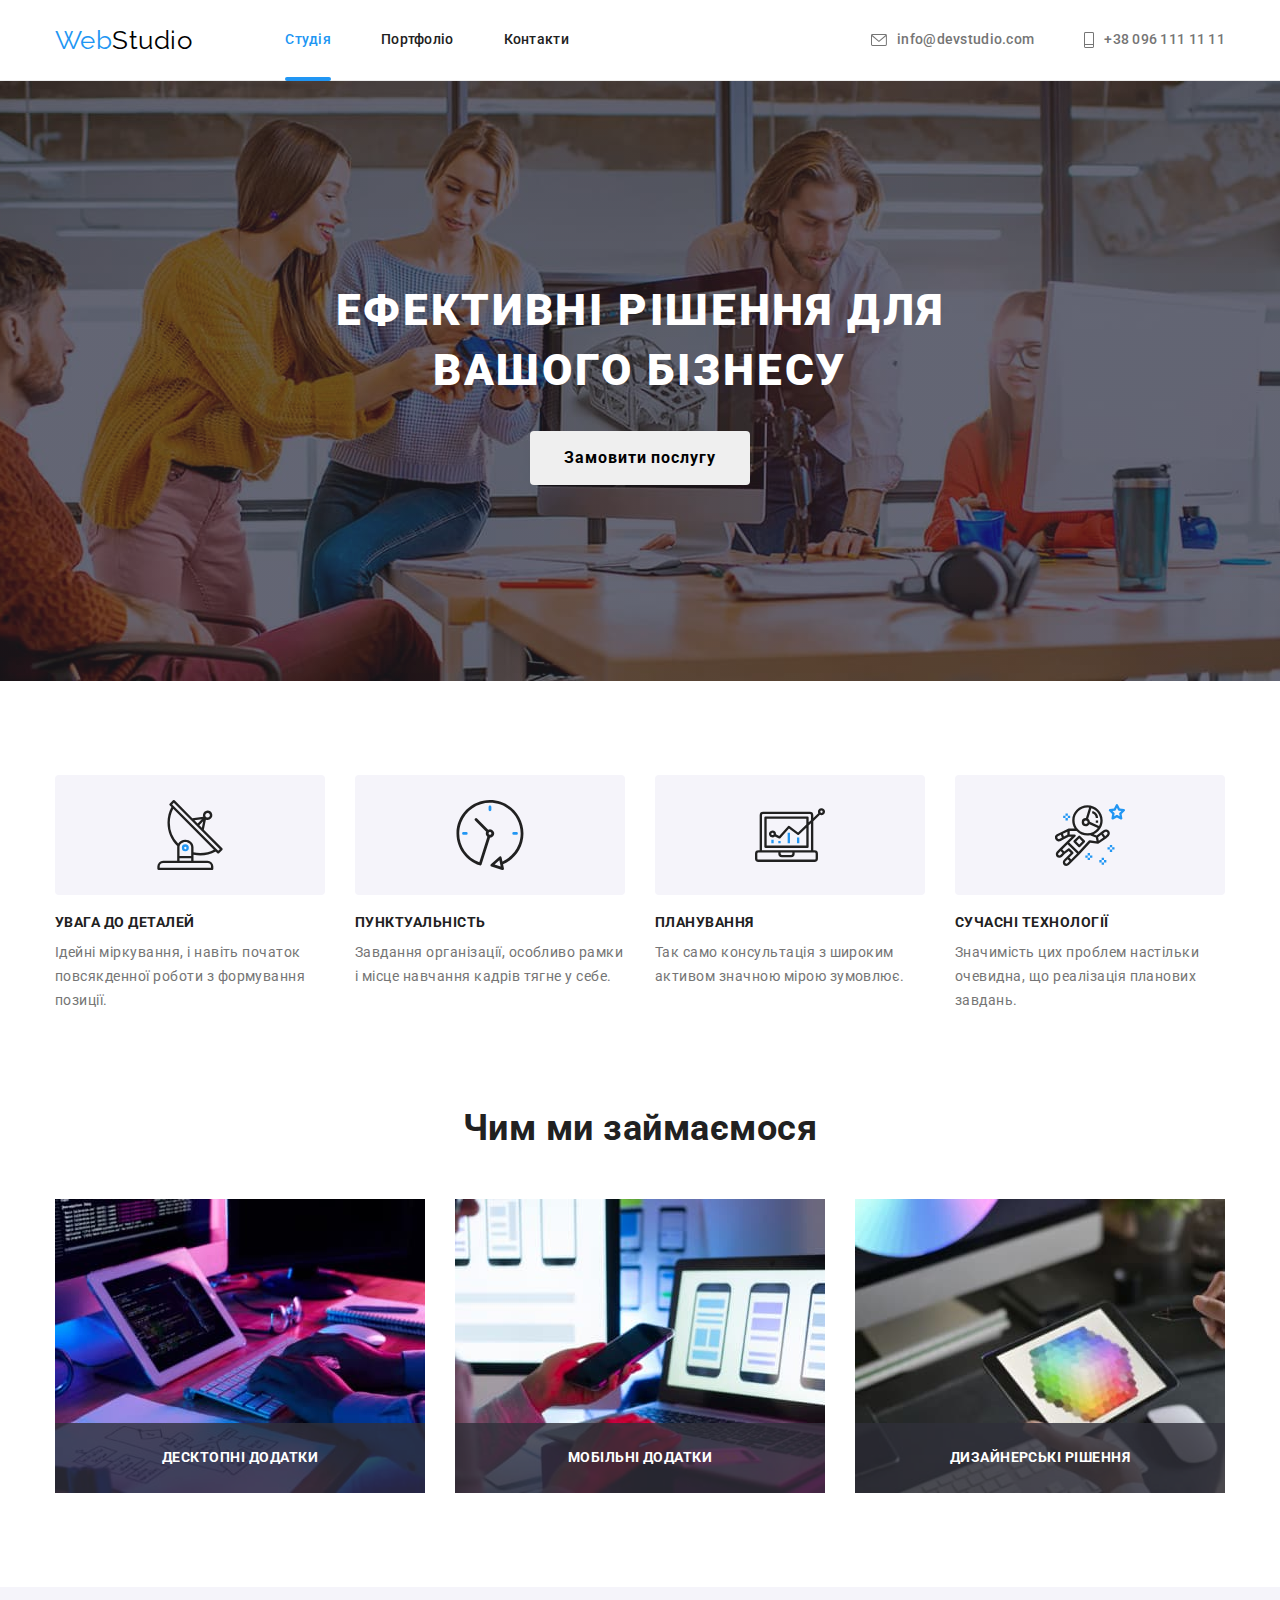
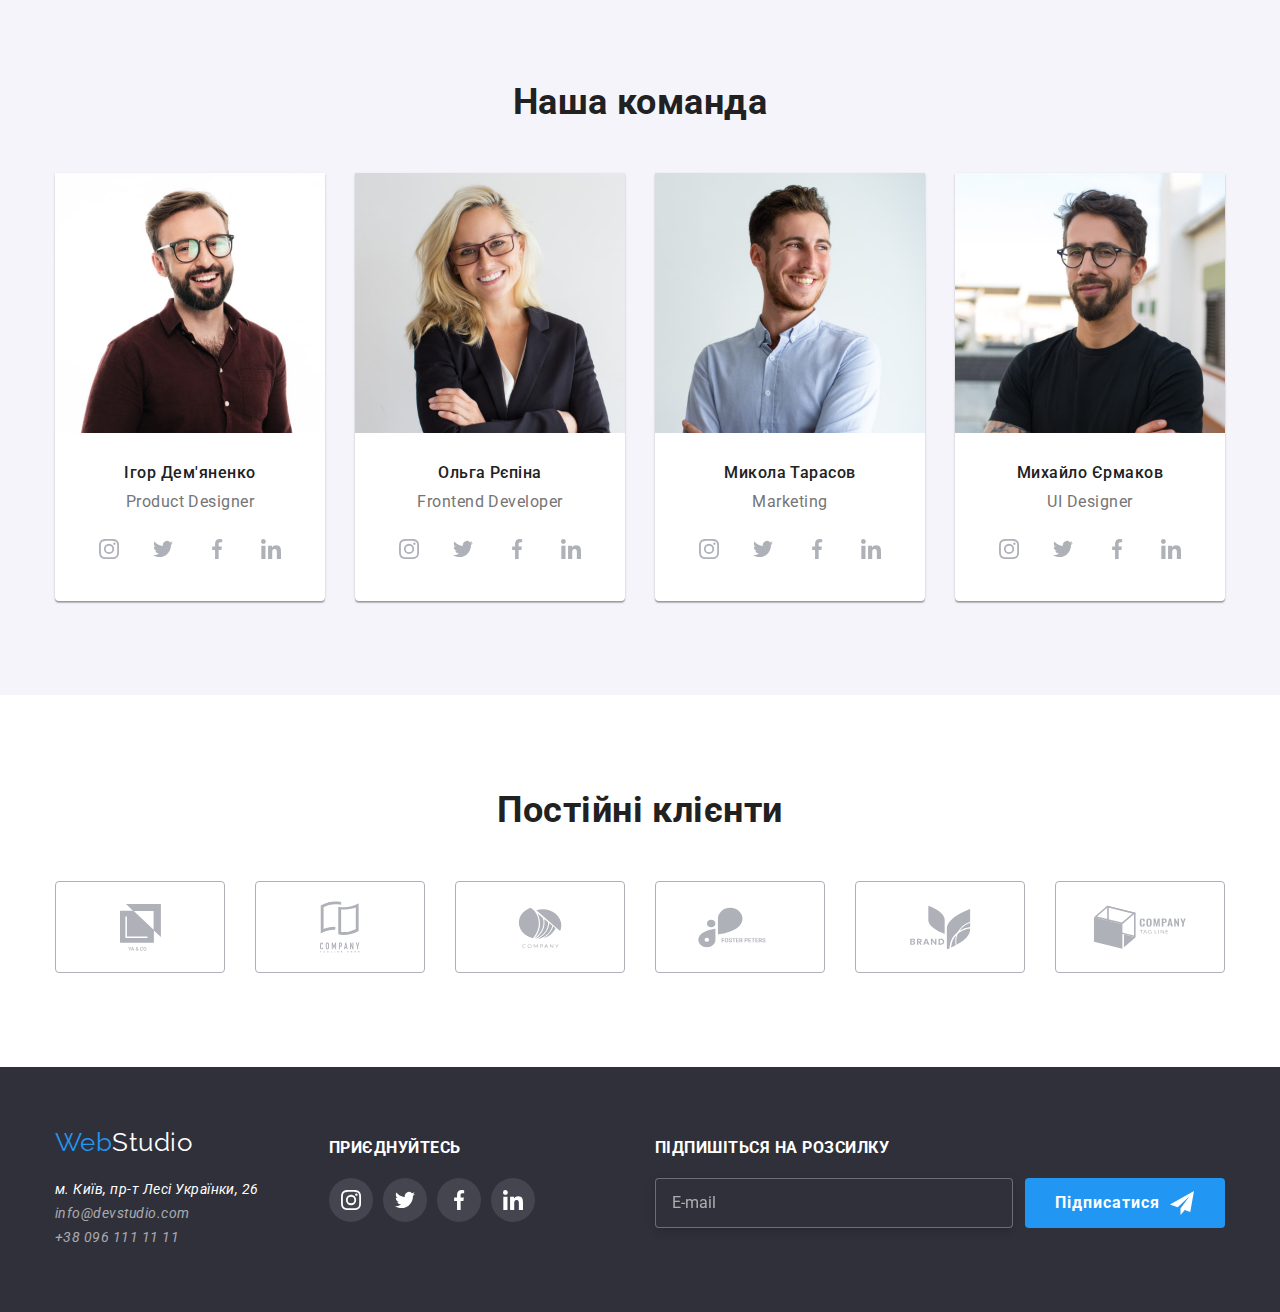
<file: index.html>
<!DOCTYPE html>
<html lang="uk">
  <head>
    <meta charset="UTF-8" />
    <meta http-equiv="X-UA-Compatible" content="IE=edge" />
    <meta name="viewport" content="width=device-width, initial-scale=1.0" />
    <title>Document</title>
    <link
      href="https://fonts.googleapis.com/css2?family=Raleway:wght@700&family=Roboto:wght@400;500;700;900&display=swap"
      rel="stylesheet"
    />
    <link
      rel="stylesheet"
      href="https://cdnjs.cloudflare.com/ajax/libs/modern-normalize/1.1.0/modern-normalize.min.css"
    />
    <link rel="stylesheet" href="./css/styles.css" />
  </head>
  <body>
    <!--Шапка-->
    <header class="page-header">
      <div class="container header">
        <nav class="site-nav">
          <a href="./index.html" class="logo">Web<span class="logo-style">Studio</span></a>
          <ul class="site-nav list">
            <li class="item"><a href="./index.html" class="link current">Студія</a></li>
            <li class="item"><a href="./portfolio.html" class="link">Портфоліо</a></li>
            <li class="item"><a href="" class="link">Контакти</a></li>
          </ul>
        </nav>
        <ul class="site-contact list">
          <li class="item">
            <a href="mailto:info@devstudio.com" class="link">
              <svg class="icon" width="16" height="12">
                <use href="./images/icons.svg#icon-mail"></use>
              </svg>
              info@devstudio.com</a
            >
          </li>
          <li class="item">
            <a href="tel:+380961111111" class="link">
              <svg class="icon" width="10" height="16">
                <use href="./images/icons.svg#icon-tel"></use>
              </svg>
              +38 096 111 11 11</a
            >
          </li>
        </ul>
      </div>
    </header>
    <main>
      <!--Рішення-->
      <section class="decision">
        <div class="decision-text">
          <h1 class="decision-title">Ефективні рішення для вашого бізнесу</h1>
          <button data-modal-open type="button" class="decision-button">Замовити послугу</button>
        </div>
      </section>
      <!--Переваги-->
      <section class="section benefits">
        <div class="container">
          <h2 class="section-title visually-hidden">Переваги</h2>
          <ul class="benefits list">
            <li class="item">
              <div class="thumb">
                <svg class="antenna" width="70" height="70">
                  <use href="./images/icons.svg#icon-antenna"></use>
                </svg>
              </div>
              <h3 class="benefits-title">УВАГА ДО ДЕТАЛЕЙ</h3>
              <p class="benefits-text">
                Ідейні міркування, і навіть початок повсякденної роботи з формування позиції.
              </p>
            </li>
            <li class="item">
              <div class="thumb">
                <svg class="clock" width="70" height="70">
                  <use href="./images/icons.svg#icon-clock"></use>
                </svg>
              </div>
              <h3 class="benefits-title">ПУНКТУАЛЬНІСТЬ</h3>
              <p class="benefits-text">
                Завдання організації, особливо рамки і місце навчання кадрів тягне у себе.
              </p>
            </li>
            <li class="item">
              <div class="thumb">
                <svg class="diagram" width="70" height="70">
                  <use href="./images/icons.svg#icon-diagram"></use>
                </svg>
              </div>
              <h3 class="benefits-title">ПЛАНУВАННЯ</h3>
              <p class="benefits-text">
                Так само консультація з широким активом значною мірою зумовлює.
              </p>
            </li>
            <li class="item">
              <div class="thumb">
                <svg class="astronaut" width="70" height="70">
                  <use href="./images/icons.svg#icon-astronaut"></use>
                </svg>
              </div>
              <h3 class="benefits-title">СУЧАСНІ ТЕХНОЛОГІЇ</h3>
              <p class="benefits-text">
                Значимість цих проблем настільки очевидна, що реалізація планових завдань.
              </p>
            </li>
          </ul>
        </div>
      </section>
      <!--Варіанти послуг-->
      <section class="section services">
        <div class="container">
          <h2 class="section-title">Чим ми займаємося</h2>
          <ul class="services list">
            <li class="item">
              <img src="./images/desktop.jpg" alt="настільний комп'ютер" class="img" width="370" />
              <div class="services-title">
                <p class="services-text">Десктопні додатки</p>
              </div>
            </li>
            <li class="item">
              <img src="./images/mob.jpg" alt="мобільний телефон" class="img" width="370" />
              <div class="services-title">
                <p class="services-text">Мобільні додатки</p>
              </div>
            </li>
            <li class="item">
              <img src="./images/disign.jpg" alt="малюнок на планшеті" class="img" width="370" />
              <div class="services-title">
                <p class="services-text">Дизайнерські рішення</p>
              </div>
            </li>
          </ul>
        </div>
      </section>
      <!--Команда-->
      <section class="section team">
        <div class="container">
          <h2 class="section-title">Наша команда</h2>
          <ul class="team list">
            <li class="item">
              <img src="./images/igor.jpg" alt="фото чоловіка" class="img" width="270" />
              <div class="content">
                <h3 class="team-title">Ігор Дем'яненко</h3>
                <p lang="en" class="team-text">Product Designer</p>
                <ul class="soc list">
                  <li class="soc-item">
                    <a href="" aria-label="Ссылка на Instagram" class="icon-link">
                      <svg class="icon" width="20" height="20">
                        <use href="./images/icons.svg#icon-instagram"></use>
                      </svg>
                    </a>
                  </li>
                  <li class="soc-item">
                    <a href="" aria-label="Ссылка на Twitter" class="icon-link">
                      <svg class="icon" width="20" height="20">
                        <use href="./images/icons.svg#icon-twitter"></use>
                      </svg>
                    </a>
                  </li>
                  <li class="soc-item">
                    <a href="" aria-label="Ссылка на Facebook" class="icon-link">
                      <svg class="icon" width="20" height="20">
                        <use href="./images/icons.svg#icon-facebook"></use>
                      </svg>
                    </a>
                  </li>
                  <li class="soc-item">
                    <a href="" aria-label="Ссылка на LinkedIn" class="icon-link">
                      <svg class="icon" width="20" height="20">
                        <use href="./images/icons.svg#icon-linkedin"></use>
                      </svg>
                    </a>
                  </li>
                </ul>
              </div>
            </li>
            <li class="item">
              <img src="./images/olga.jpg" alt="фото жінки" class="img" width="270" />
              <div class="content">
                <h3 class="team-title">Ольга Рєпіна</h3>
                <p lang="en" class="team-text">Frontend Developer</p>
                <ul class="soc list">
                  <li class="soc-item">
                    <a href="" aria-label="Ссылка на Instagram" class="icon-link">
                      <svg class="icon" width="20" height="20">
                        <use href="./images/icons.svg#icon-instagram"></use>
                      </svg>
                    </a>
                  </li>
                  <li class="soc-item">
                    <a href="" aria-label="Ссылка на Twitter" class="icon-link">
                      <svg class="icon" width="20" height="20">
                        <use href="./images/icons.svg#icon-twitter"></use>
                      </svg>
                    </a>
                  </li>
                  <li class="soc-item">
                    <a href="" aria-label="Ссылка на Facebook" class="icon-link">
                      <svg class="icon" width="20" height="20">
                        <use href="./images/icons.svg#icon-facebook"></use>
                      </svg>
                    </a>
                  </li>
                  <li class="soc-item">
                    <a href="" aria-label="Ссылка на LinkedIn" class="icon-link">
                      <svg class="icon" width="20" height="20">
                        <use href="./images/icons.svg#icon-linkedin"></use>
                      </svg>
                    </a>
                  </li>
                </ul>
              </div>
            </li>
            <li class="item">
              <img src="./images/mikola.jpg" alt="фото чоловіка" class="img" width="270" />
              <div class="content">
                <h3 class="team-title">Микола Тарасов</h3>
                <p lang="en" class="team-text">Marketing</p>
                <ul class="soc list">
                  <li class="soc-item">
                    <a href="" aria-label="Ссылка на Instagram" class="icon-link">
                      <svg class="icon" width="20" height="20">
                        <use href="./images/icons.svg#icon-instagram"></use>
                      </svg>
                    </a>
                  </li>
                  <li class="soc-item">
                    <a href="" aria-label="Ссылка на Twitter" class="icon-link">
                      <svg class="icon" width="20" height="20">
                        <use href="./images/icons.svg#icon-twitter"></use>
                      </svg>
                    </a>
                  </li>
                  <li class="soc-item">
                    <a href="" aria-label="Ссылка на Facebook" class="icon-link">
                      <svg class="icon" width="20" height="20">
                        <use href="./images/icons.svg#icon-facebook"></use>
                      </svg>
                    </a>
                  </li>
                  <li class="soc-item">
                    <a href="" aria-label="Ссылка на LinkedIn" class="icon-link">
                      <svg class="icon" width="20" height="20">
                        <use href="./images/icons.svg#icon-linkedin"></use>
                      </svg>
                    </a>
                  </li>
                </ul>
              </div>
            </li>
            <li class="item">
              <img src="./images/miha.jpg" alt="фото чоловіка" class="img" width="270" />
              <div class="content">
                <h3 class="team-title">Михайло Єрмаков</h3>
                <p lang="en" class="team-text">UI Designer</p>
                <ul class="soc list">
                  <li class="soc-item">
                    <a href="" aria-label="Ссылка на Instagram" class="icon-link">
                      <svg class="icon" width="20" height="20">
                        <use href="./images/icons.svg#icon-instagram"></use>
                      </svg>
                    </a>
                  </li>
                  <li class="soc-item">
                    <a href="" aria-label="Ссылка на Twitter" class="icon-link">
                      <svg class="icon" width="20" height="20">
                        <use href="./images/icons.svg#icon-twitter"></use>
                      </svg>
                    </a>
                  </li>
                  <li class="soc-item">
                    <a href="" aria-label="Ссылка на Facebook" class="icon-link">
                      <svg class="icon" width="20" height="20">
                        <use href="./images/icons.svg#icon-facebook"></use>
                      </svg>
                    </a>
                  </li>
                  <li class="soc-item">
                    <a href="" aria-label="Ссылка на LinkedIn" class="icon-link">
                      <svg class="icon" width="20" height="20">
                        <use href="./images/icons.svg#icon-linkedin"></use>
                      </svg>
                    </a>
                  </li>
                </ul>
              </div>
            </li>
          </ul>
        </div>
      </section>
      <!-- Наші клієнти-->
      <section class="section client">
        <div class="container">
          <h2 class="section-title">Постійні клієнти</h2>
          <ul class="clients list">
            <li class="item">
              <a href="" class="link">
                <svg class="icon" width="41" height="47">
                  <use href="./images/icons.svg#icon-yaco"></use>
                </svg>
              </a>
            </li>
            <li class="item">
              <a href="http://google.com" class="link">
                <svg class="icon" width="40" height="52">
                  <use href="./images/icons.svg#icon-companyth"></use>
                </svg>
              </a>
            </li>
            <li class="item">
              <a href="" class="link">
                <svg class="icon" width="44" height="41">
                  <use href="./images/icons.svg#icon-company"></use>
                </svg>
              </a>
            </li>
            <li class="item">
              <a href="" class="link">
                <svg class="icon" width="84" height="41">
                  <use href="./images/icons.svg#icon-fosterpeters"></use>
                </svg>
              </a>
            </li>
            <li class="item">
              <a href="" class="link">
                <svg class="icon" width="63" height="45">
                  <use href="./images/icons.svg#icon-brend"></use>
                </svg>
              </a>
            </li>
            <li class="item">
              <a href="" class="link">
                <svg class="icon" width="94" height="44">
                  <use href="./images/icons.svg#icon-companytegline"></use>
                </svg>
              </a>
            </li>
          </ul>
        </div>
      </section>
    </main>
    <!--Футер-->
    <footer class="page-footer">
      <div class="container footer">
        <div>
          <a href="./index.html" class="logo footer">Web<span class="logo-style">Studio</span></a>
          <address class="footer-adress">
            <ul class="list">
              <li>
                <a
                  href="https://www.google.com.ua/maps/place/%D0%B1%D1%83%D0%BB.+%D0%9B%D0%B5%D1%81%D0%B8+%D0%A3%D0%BA%D1%80%D0%B0%D0%B8%D0%BD%D0%BA%D0%B8,+26,+%D0%9A%D0%B8%D0%B5%D0%B2,+02000/@50.4261244,30.5376992,18z/data=!4m5!3m4!1s0x40d4cf0e033ecbe9:0x57a4dffefec77da0!8m2!3d50.4265807!4d30.5383858?hl=ru"
                  class="link"
                  target="_blank"
                  rel="noopener noreferrer"
                  >м. Київ, пр-т Лесі Українки, 26</a
                >
              </li>
              <li>
                <a href="mailto:info@devstudio.com" class="contact link">info@devstudio.com</a>
              </li>
              <li>
                <a href="tel:+380961111111" class="contact link">+38 096 111 11 11</a>
              </li>
            </ul>
          </address>
        </div>
        <div class="socnetwork">
          <h3>приєднуйтесь</h3>
          <ul class="list">
            <li class="item">
              <a href="" aria-label="Ссылка на Instagram" class="link">
                <svg class="icon insta" width="20" height="20">
                  <use href="./images/icons.svg#icon-instagram-2"></use>
                </svg>
              </a>
            </li>
            <li class="item">
              <a href="" aria-label="Ссылка на Twitter" class="link">
                <svg class="icon twit" width="20" height="20">
                  <use href="./images/icons.svg#icon-twitter-2"></use>
                </svg>
              </a>
            </li>
            <li class="item">
              <a href="" aria-label="Ссылка на Facebook" class="link">
                <svg class="icon face" width="20" height="20">
                  <use href="./images/icons.svg#icon-facebook-2"></use>
                </svg>
              </a>
            </li>
            <li class="item">
              <a href="" aria-label="Ссылка на LinkedIn" class="link">
                <svg class="icon linIn" width="20" height="20">
                  <use href="./images/icons.svg#icon-linkedin-2"></use>
                </svg>
              </a>
            </li>
          </ul>
        </div>
        <div class="subscription">
          <h3>Підпишіться на розсилку</h3>
          <form class="form-subscription js-speaker-form">
            <label for="mail">
              <input type="email" name="mail" placeholder="E-mail" />
            </label>
            <button type="submit" class="btn-subscription">
              Підписатися
              <svg class="icon" width="24" height="24">
                <use href="./images/icons.svg#icon-arrow"></use>
              </svg>
            </button>
          </form>
        </div>
      </div>
    </footer>
    <div class="backdrop is-hidden" data-modal>
      <div class="modal">
        <form class="form-modal js-speaker-form">
          <h2>Залиште свої дані, ми вам передзвонимо</h2>
          <div class="form-field">
            <label for="name" class="form-label">Ім'я</label>
            <input type="name" name="name" class="form-input" id="name" />
            <svg class="icon" width="12" height="12">
              <use href="./images/icons.svg#icon-person"></use>
            </svg>
          </div>
          <div class="form-field">
            <label for="tel" class="form-label">Телефон </label>
            <input type="tel" name="tel" class="form-input" id="tel" />
            <svg class="icon" width="13" height="13">
              <use href="./images/icons.svg#icon-handset"></use>
            </svg>
          </div>
          <div class="form-field">
            <label for="mail" class="form-label">Пошта</label>
            <input type="email" name="mail" class="form-input" id="mail" />
            <svg class="icon" width="15" height="12">
              <use href="./images/icons.svg#icon-cover"></use>
            </svg>
          </div>
          <div class="form-field">
            <label for="comment" class="form-label">Коментар</label>
            <textarea
              name="comment"
              id="comment"
              class="area-imput"
              rows="7"
              placeholder="Введіть текст"
            ></textarea>
          </div>

          <label for="newsletter" class="newsletter" class="label-check">
            <input
              class="checkbox"
              type="checkbox"
              name="topic"
              value="newsletter"
              id="newsletter"
            />
            <div class="newsletter-icon">
              <svg class="icon-square" width="16" height="15">
                <use href="./images/icons.svg#icon-square"></use>
              </svg>
              <svg class="icon-blu" width="16" height="15">
                <use href="./images/icons.svg#icon-square-blu"></use>
              </svg>
            </div>
            Погоджуюся з розсилкою та приймаю
            <a class="terms" href="">Умови договору</a>
          </label>

          <button type="submit" class="bt-send">Відправити</button>
        </form>
        <button data-modal-close type="button" class="btn-close" aria-label="Close">
          <svg class="icon" width="11" height="11">
            <use href="./images/icons.svg#icon-X"></use>
          </svg>
        </button>
      </div>
    </div>
    <!-- <script>
      (() => {
        document.querySelector('.js-speaker-form').addEventListener('submit', e => {
          e.preventDefault();

          new FormData(e.currentTarget).forEach((value, name) => console.log(`${name}: ${value}`));

          e.currentTarget.reset();
        });
      })();
    </script> -->
    <script src="./js/modal.js"></script>
  </body>
</html>
</file>
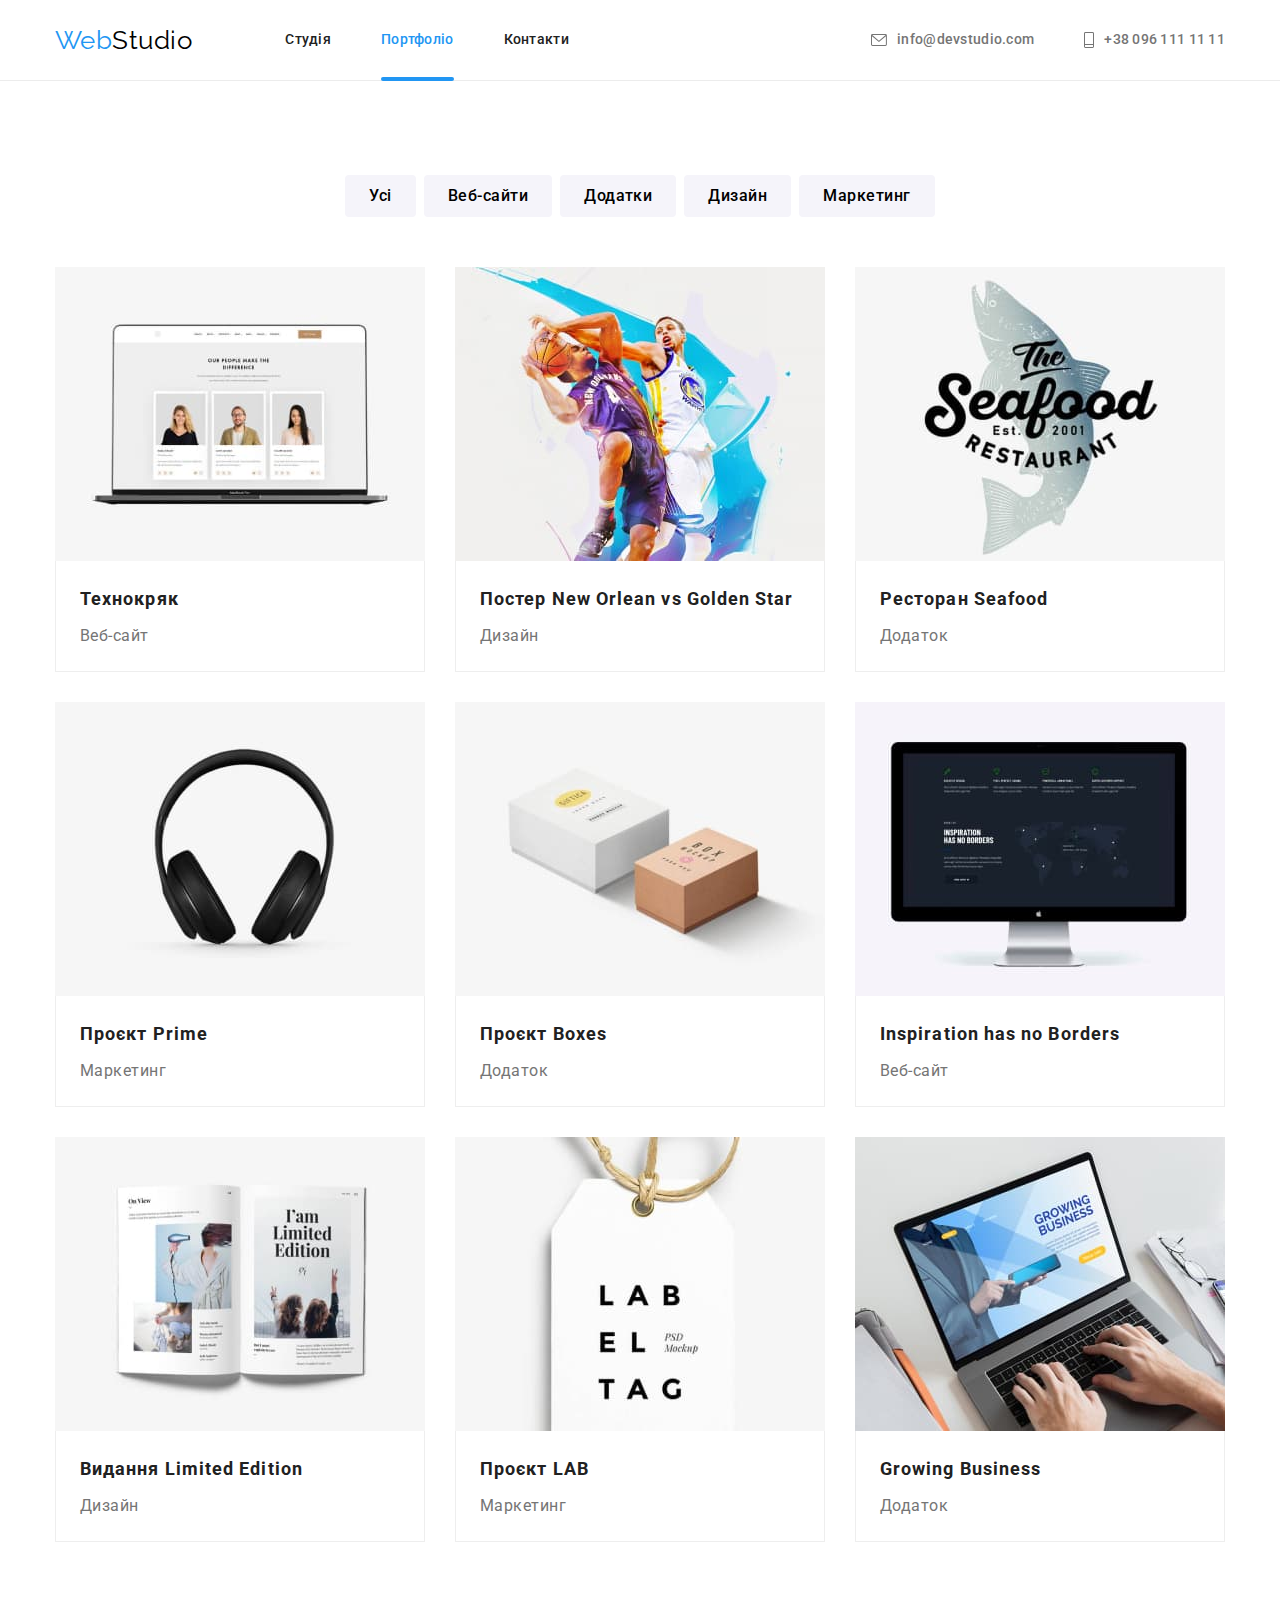
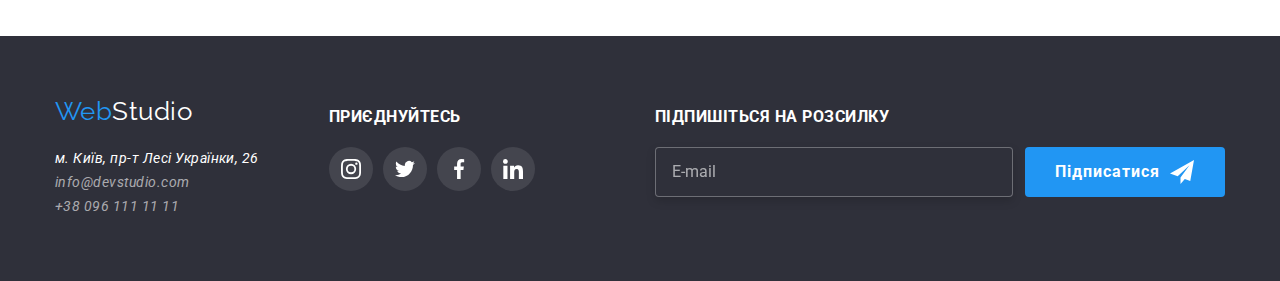
<file: portfolio.html>
<!DOCTYPE html>
<html lang="uk">
  <head>
    <meta charset="UTF-8" />
    <meta http-equiv="X-UA-Compatible" content="IE=edge" />
    <meta name="viewport" content="width=device-width, initial-scale=1.0" />
    <title>Document</title>
    <link
      href="https://fonts.googleapis.com/css2?family=Raleway:wght@700&family=Roboto:wght@400;500;700;900&display=swap"
      rel="stylesheet"
    />
    <link
      rel="stylesheet"
      href="https://cdnjs.cloudflare.com/ajax/libs/modern-normalize/1.1.0/modern-normalize.min.css"
    />
    <link rel="stylesheet" href="./css/styles.css" />
  </head>
  <body>
    <header class="page-header">
      <div class="container header">
        <nav class="site-nav">
          <a href="./index.html" class="logo">Web<span class="logo-style">Studio</span></a>
          <ul class="site-nav list">
            <li class="item"><a href="./index.html" class="link">Студія</a></li>
            <li class="item"><a href="./portfolio.html" class="link current">Портфоліо</a></li>
            <li class="item"><a href="" class="link">Контакти</a></li>
          </ul>
        </nav>
        <ul class="site-contact list">
          <li class="item">
            <a href="mailto:info@devstudio.com" class="link">
              <svg class="icon" width="16" height="12">
                <use href="./images/icons.svg#icon-mail"></use>
              </svg>
              info@devstudio.com</a
            >
          </li>
          <li class="item">
            <a href="tel:+380961111111" class="link">
              <svg class="icon" width="10" height="16">
                <use href="./images/icons.svg#icon-tel"></use>
              </svg>
              +38 096 111 11 11</a
            >
          </li>
        </ul>
      </div>
    </header>
    <main class="page-portfolio">
      <div class="container porfolio">
        <h1 class="visually-hidden">Наші роботи</h1>
        <ul class="button list">
          <li class="item"><button type="button" class="page-button">Усі</button></li>
          <li class="item"><button type="button" class="page-button">Веб-сайти</button></li>
          <li class="item"><button type="button" class="page-button">Додатки</button></li>
          <li class="item"><button type="button" class="page-button">Дизайн</button></li>
          <li class="item"><button type="button" class="page-button">Маркетинг</button></li>
        </ul>
        <ul class="example list">
          <li class="example item">
            <a href="" class="link">
              <div class="thumb-portf">
                <img src="./images/tehno.jpg" class="img" alt="ноутбук з людьми" width="370" />
                <div class="portf-overlay">
                  <p class="overlay-text">
                    Ресурс пропонує комплексні пропозиції з різним рівнем функціоналу та сервісів.
                    Все це дозволить відвідувачу отримати вичерпні відомості про компанію чи
                    приватну особу.
                  </p>
                </div>
              </div>
              <div class="border">
                <h2 class="example-title">Технокряк</h2>
                <p class="example-text">Веб-сайт</p>
              </div>
            </a>
          </li>
          <li class="example item">
            <a href="" class="link">
              <div class="thumb-portf">
                <img src="./images/poster.jpg" class="img" alt="два баскетболіста" width="370" />
                <div class="portf-overlay">
                  <p class="overlay-text">
                    Ресурс пропонує комплексні пропозиції з різним рівнем функціоналу та сервісів.
                    Все це дозволить відвідувачу отримати вичерпні відомості про компанію чи
                    приватну особу.
                  </p>
                </div>
              </div>
              <div class="border">
                <h2 class="example-title">Постер New Orlean vs Golden Star</h2>
                <p class="example-text">Дизайн</p>
              </div>
            </a>
          </li>
          <li class="example item">
            <a href="" class="link">
              <div class="thumb-portf">
                <img src="./images/restoran.jpg" class="img" alt="риба" width="370" />
                <div class="portf-overlay">
                  <p class="overlay-text">
                    Ресурс пропонує комплексні пропозиції з різним рівнем функціоналу та сервісів.
                    Все це дозволить відвідувачу отримати вичерпні відомості про компанію чи
                    приватну особу.
                  </p>
                </div>
              </div>
              <div class="border">
                <h2 class="example-title">Ресторан Seafood</h2>
                <p class="example-text">Додаток</p>
              </div>
            </a>
          </li>
          <li class="example item">
            <a href="" class="link">
              <div class="thumb-portf">
                <img src="./images/prime.jpg" class="img" alt="навушники" width="370" />
                <div class="portf-overlay">
                  <p class="overlay-text">
                    Ресурс пропонує комплексні пропозиції з різним рівнем функціоналу та сервісів.
                    Все це дозволить відвідувачу отримати вичерпні відомості про компанію чи
                    приватну особу.
                  </p>
                </div>
              </div>
              <div class="border">
                <h2 class="example-title">Проєкт Prime</h2>
                <p class="example-text">Маркетинг</p>
              </div>
            </a>
          </li>
          <li class="example item">
            <a href="" class="link">
              <div class="thumb-portf">
                <img src="./images/boxes.jpg" class="img" alt="коробки" width="370" />
                <div class="portf-overlay">
                  <p class="overlay-text">
                    Ресурс пропонує комплексні пропозиції з різним рівнем функціоналу та сервісів.
                    Все це дозволить відвідувачу отримати вичерпні відомості про компанію чи
                    приватну особу.
                  </p>
                </div>
              </div>
              <div class="border">
                <h2 class="example-title">Проєкт Boxes</h2>
                <p class="example-text">Додаток</p>
              </div>
            </a>
          </li>
          <li class="example item">
            <a href="" class="link">
              <div class="thumb-portf">
                <img src="./images/incpiration.jpg" class="img" alt="монітор" width="370" />
                <div class="portf-overlay">
                  <p class="overlay-text">
                    Ресурс пропонує комплексні пропозиції з різним рівнем функціоналу та сервісів.
                    Все це дозволить відвідувачу отримати вичерпні відомості про компанію чи
                    приватну особу.
                  </p>
                </div>
              </div>
              <div class="border">
                <h2 class="example-title">Inspiration has no Borders</h2>
                <p class="example-text">Веб-сайт</p>
              </div>
            </a>
          </li>
          <li class="example item">
            <a href="" class="link">
              <div class="thumb-portf">
                <img src="./images/limited.jpg" class="img" alt="журнал" width="370" />
                <div class="portf-overlay">
                  <p class="overlay-text">
                    Ресурс пропонує комплексні пропозиції з різним рівнем функціоналу та сервісів.
                    Все це дозволить відвідувачу отримати вичерпні відомості про компанію чи
                    приватну особу.
                  </p>
                </div>
              </div>
              <div class="border">
                <h2 class="example-title">Видання Limited Edition</h2>
                <p class="example-text">Дизайн</p>
              </div>
            </a>
          </li>
          <li class="example item">
            <a href="" class="link">
              <div class="thumb-portf">
                <img src="./images/LAB.jpg" class="img" alt="лейба" width="370" />
                <div class="portf-overlay">
                  <p class="overlay-text">
                    Ресурс пропонує комплексні пропозиції з різним рівнем функціоналу та сервісів.
                    Все це дозволить відвідувачу отримати вичерпні відомості про компанію чи
                    приватну особу.
                  </p>
                </div>
              </div>
              <div class="border">
                <h2 class="example-title">Проєкт LAB</h2>
                <p class="example-text">Маркетинг</p>
              </div>
            </a>
          </li>
          <li class="example item">
            <a href="" class="link">
              <div class="thumb-portf">
                <img src="./images/growing.jpg" class="img" alt="людина друркує на ноутбуці" />
                <div class="portf-overlay">
                  <p class="overlay-text">
                    Ресурс пропонує комплексні пропозиції з різним рівнем функціоналу та сервісів.
                    Все це дозволить відвідувачу отримати вичерпні відомості про компанію чи
                    приватну особу.
                  </p>
                </div>
              </div>
              <div class="border">
                <h2 class="example-title">Growing Business</h2>
                <p class="example-text">Додаток</p>
              </div>
            </a>
          </li>
        </ul>
      </div>
    </main>
<footer class="page-footer">
      <div class="container footer">
        <div>
          <a href="./index.html" class="logo footer">Web<span class="logo-style">Studio</span></a>
          <address class="footer-adress">
            <ul class="list">
              <li>
                <a
                  href="https://www.google.com.ua/maps/place/%D0%B1%D1%83%D0%BB.+%D0%9B%D0%B5%D1%81%D0%B8+%D0%A3%D0%BA%D1%80%D0%B0%D0%B8%D0%BD%D0%BA%D0%B8,+26,+%D0%9A%D0%B8%D0%B5%D0%B2,+02000/@50.4261244,30.5376992,18z/data=!4m5!3m4!1s0x40d4cf0e033ecbe9:0x57a4dffefec77da0!8m2!3d50.4265807!4d30.5383858?hl=ru"
                  class="link"
                  target="_blank"
                  rel="noopener noreferrer"
                  >м. Київ, пр-т Лесі Українки, 26</a
                >
              </li>
              <li>
                <a href="mailto:info@devstudio.com" class="contact link">info@devstudio.com</a>
              </li>
              <li>
                <a href="tel:+380961111111" class="contact link">+38 096 111 11 11</a>
              </li>
            </ul>
          </address>
        </div>
        <div class="socnetwork">
          <h3>приєднуйтесь</h3>
          <ul class="list">
            <li class="item">
              <a href="" aria-label="Ссылка на Instagram" class="link">
                <svg class="icon insta" width="20" height="20">
                  <use href="./images/icons.svg#icon-instagram-2"></use>
                </svg>
              </a>
            </li>
            <li class="item">
              <a href="" aria-label="Ссылка на Twitter" class="link">
                <svg class="icon twit" width="20" height="20">
                  <use href="./images/icons.svg#icon-twitter-2"></use>
                </svg>
              </a>
            </li>
            <li class="item">
              <a href="" aria-label="Ссылка на Facebook" class="link">
                <svg class="icon face" width="20" height="20">
                  <use href="./images/icons.svg#icon-facebook-2"></use>
                </svg>
              </a>
            </li>
            <li class="item">
              <a href="" aria-label="Ссылка на LinkedIn" class="link">
                <svg class="icon linIn" width="20" height="20">
                  <use href="./images/icons.svg#icon-linkedin-2"></use>
                </svg>
              </a>
            </li>
          </ul>
        </div>
        <div class="subscription">
          <h3>Підпишіться на розсилку</h3>
          <form class="form-subscription js-speaker-form">
            <label for="mail">
              <input type="email" name="mail" placeholder="E-mail" />
            </label>
            <button type="submit" class="btn-subscription">
              Підписатися
              <svg class="icon" width="24" height="24">
                <use href="./images/icons.svg#icon-arrow"></use>
              </svg>
            </button>
          </form>
        </div>
      </div>
    </footer>
    <script src="./js/modal.js"></script>
  </body>
</html>
</file>
<file: css/styles.css>
:root {
  --primary-text-color: #757575;
  --title-text-color: #212121;
  --accent-color: #2196f3;
  --primary-white-color: #ffffff;
  --logo-color: #000000;
  --accent-second-color: rgba(255, 255, 255, 0.6);
  --primary-bg-color: #2f303a;
  --accent-bg-color: #f5f4fa;
  --border-color-portf: #eeeeee;
  --decision-bg-color: #c4c4c4;
  --border-color-header: #ececec;
  --icon-link-color: #afb1b8;
  --cubic-bezier: cubic-bezier(0.4, 0, 0.2, 1);
}

body {
  background-color: var(--primary-white-color);
  color: var(--primary-text-color);
  font-family: 'Roboto', sans-serif;
  letter-spacing: 0.03em;
}
.container {
  margin-left: auto;
  margin-right: auto;
  width: 1200px;
  padding-left: 15px;
  padding-right: 15px;
}
.logo {
  color: var(--accent-color);
  font-family: 'Raleway', sans-serif;
  font-size: 26px;
  line-height: 1.19;
  text-decoration: none;
}
.link {
  text-decoration: none;
}
.list {
  list-style: none;
  margin: 0;
  padding: 0;
}
.visually-hidden {
  position: absolute;
  width: 1px;
  height: 1px;
  margin: -1px;
  border: 0;
  padding: 0;

  white-space: nowrap;
  clip-path: inset(100%);
  clip: rect(0 0 0 0);
  overflow: hidden;
}
/* Шапка */

.page-header {
  border-bottom: 1px solid var(--border-color-header);
}
.page-header .logo-style {
  color: var(--logo-color);
}
.header {
  display: flex;
  align-items: center;
}
.site-nav {
  display: flex;
  align-items: center;
}
.site-nav .item:not(:last-child) {
  margin-right: 50px;
}
.site-nav .link {
  display: block;
  padding-top: 32px;
  padding-bottom: 32px;
  font-weight: 500;
  font-size: 14px;
  line-height: 1.14;
  letter-spacing: 0.02em;
  color: var(--title-text-color);

  transition: color 250ms var(--cubic-bezier);
}
.site-nav.list {
  margin-left: 93px;
}
.site-nav .link:hover,
.site-nav .link:focus {
  color: var(--accent-color);
}
.site-nav .link.current {
  color: var(--accent-color);
}
.site-nav .item {
  position: relative;
}
.current::after {
  position: absolute;
  bottom: -1px;
  left: 0;
  content: '';
  display: block;
  width: 100%;
  height: 4px;
  background-color: var(--accent-color);
  border-radius: 2px;
}
.site-contact {
  display: flex;
  margin-left: auto;
}
.site-contact .link {
  display: flex;
  padding-top: 32px;
  padding-bottom: 32px;
  font-weight: 500;
  font-size: 14px;
  line-height: 1.14;
  letter-spacing: 0.02em;
  color: var(--primary-text-color);
  align-items: center;
  justify-content: center;

  transition: color 250ms var(--cubic-bezier);
}
.site-contact .icon {
  margin-right: 10px;
  fill: currentColor;
}
.site-contact .item:not(:last-child) {
  margin-right: 50px;
}
.site-contact .link:hover,
.site-contact .link:focus {
  color: var(--accent-color);
}

/* Рішення */
.decision {
  max-width: 1600px;
  height: 600px;
  margin-left: auto;
  margin-right: auto;
  padding-top: 200px;
  padding-bottom: 200px;
  background-image: linear-gradient(to right, rgba(47, 48, 58, 0.4), rgba(47, 48, 58, 0.4)),
    url(../images/hero.jpg);
  background-size: cover;
  background-repeat: no-repeat;
  background-position: center;
  background-color: var(--decision-bg-color);
  text-align: center;
}
.decision-text {
  max-width: 700px;
  margin-left: auto;
  margin-right: auto;
}
.decision-title {
  margin-top: 0;
  margin-bottom: 30px;
  color: var(--primary-white-color);
  font-weight: 900;
  font-size: 44px;
  line-height: 1.36;
  letter-spacing: 0.06em;
  text-transform: uppercase;
}
.decision-button {
  font-weight: 700;
  font-size: 16px;
  line-height: 1.88;
  letter-spacing: 0.06em;
  border-color: transparent;
  cursor: pointer;
  /* box-shadow: 0px 4px 4px rgba(0, 0, 0, 0.15); */
  border-radius: 4px;
  padding: 10px 32px;
  min-height: 50px;

  transition: background-color 250ms var(--cubic-bezier), color 250ms var(--cubic-bezier),
    box-shadow 250ms var(--cubic-bezier);
}
.decision-button:hover,
.decision-button:focus {
  color: var(--primary-white-color);
  background-color: var(--accent-color);
  box-shadow: 0px 4px 4px rgba(0, 0, 0, 0.15);
}
/* Секциії */
.section {
  padding-top: 94px;
  padding-bottom: 94px;
}
.section-title {
  margin-top: 0;
  margin-bottom: 50px;
  color: var(--title-text-color);
  font-size: 36px;
  line-height: 1.17;
  text-align: center;
}

/* Перваги */
.benefits.list {
  display: flex;
  flex-wrap: wrap;
  gap: 30px;
}
.benefits.list .item {
  flex-basis: calc((100% - 90px) / 4);
}
.section.benefits {
  padding-bottom: 47px;
}
.thumb {
  display: flex;
  height: 120px;
  align-items: center;
  justify-content: center;
  border-radius: 4px;
  background-color: var(--accent-bg-color);
}
/* .benefits .item::before {
  display: block;
  content: '';
  height: 120px;
  background-color: var(--accent-bg-color);
  background-size: 70px;
  background-repeat: no-repeat;
  background-position: center;
}
.icon-antenna::before {
  background-image: url(../images/symbol-defs.svg#icon-antenna-1);
}
.icon-clock::before {
  background-image: url(../images/clock\ 1.svg);
}
.icon-diagram::before {
  background-image: url(../images/diagram\ 1.svg);
}
.icon-astronaut::before {
  background-image: url(../images/astronaut\ 1.svg);
} */
.benefits-title {
  margin-top: 0;
  margin-bottom: 10px;
  padding-top: 20px;
  color: var(--title-text-color);
  font-size: 14px;
  line-height: 1.14;
  text-transform: uppercase;
}
.benefits-text {
  margin-top: 0;
  margin-bottom: 0;
  font-size: 14px;
  line-height: 1.71;
}

/* Варіанти послуг */
.section.services {
  padding-top: 47px;
}
.services.list {
  display: flex;
  flex-wrap: wrap;
  gap: 30px;
}
.services.list .item {
  flex-basis: calc((100% - 60px) / 3);
  position: relative;
}
.services.list .img {
  display: block;
  width: 100%;
}
.services-text {
  position: absolute;
  margin-top: 0;
  margin-bottom: 0;
  top: 50%;
  left: 50%;
  transform: translate(-50%, -50%);

  font-weight: 700;
  font-size: 14px;
  line-height: 1.14;
  text-transform: uppercase;
  color: var(--primary-white-color);
}
.services-title {
  position: absolute;
  bottom: 0;
  left: 0;
  min-width: 100%;
  min-height: 70px;
  background-color: rgba(47, 48, 58, 0.8);
}
/* Команда */
.section.team {
  background-color: var(--accent-bg-color);
}
.team-title {
  margin-top: 0;
  margin-bottom: 10px;
  color: var(--title-text-color);
  font-weight: 500;
  font-size: 16px;
  line-height: 1.19;
}
.team-text {
  margin-top: 0;
  margin-bottom: 16px;
  font-size: 16px;
  line-height: 1.19;
}
.team.list {
  display: flex;
  flex-wrap: wrap;
  gap: 30px;
  text-align: center;
}
.team.list .item {
  flex-basis: calc((100% - 90px) / 4);
  max-height: 428px;
  background-color: var(--primary-white-color);
  box-shadow: 0px 1px 3px rgba(0, 0, 0, 0.12), 0px 1px 1px rgba(0, 0, 0, 0.14),
    0px 2px 1px rgba(0, 0, 0, 0.2);
  border-radius: 0px 0px 4px 4px;
}
.team.list .img {
  width: 100%;
  display: block;
}
.team .content {
  padding-top: 30px;
  padding-bottom: 30px;
  padding-left: 10px;
  padding-right: 10px;
}
.soc.list {
  display: flex;
  /* margin-bottom: 30px; */
  align-items: center;
  justify-content: center;
}
.soc.list .soc-item:not(:last-child) {
  margin-right: 10px;
}
.soc.list .icon-link {
  display: flex;
  height: 44px;
  width: 44px;
  border-radius: 50%;
  align-items: center;
  justify-content: center;
  color: var(--icon-link-color);

  transition: background-color 250ms var(--cubic-bezier), color 250ms var(--cubic-bezier);
}
.soc.list .icon-link:hover,
.soc.list .icon-link:focus {
  color: var(--primary-white-color);
  background-color: var(--accent-color);
}
.icon-link .icon {
  fill: currentColor;
}

/* Наші клієнти */
.clients.list {
  display: flex;
}
.clients.list .item:not(:last-child) {
  margin-right: 30px;
}
.clients.list .link {
  display: flex;
  height: 92px;
  width: 170px;
  border: 1px solid var(--icon-link-color);
  border-radius: 4px;
  align-items: center;
  justify-content: center;
  color: var(--icon-link-color);

  transition: border-color 250ms var(--cubic-bezier), color 250ms var(--cubic-bezier);
}
.clients.list .link:hover,
.clients.list .link:focus {
  color: var(--accent-color);
  border-color: var(--accent-color);
}
.clients.list .icon {
  fill: currentColor;
}

/* Футер */
.page-footer {
  background-color: var(--primary-bg-color);
  padding-top: 60px;
  padding-bottom: 60px;
}
.page-footer .logo-style {
  color: var(--primary-white-color);
}
.footer-adress .link {
  /* font-style: normal; */
  font-size: 14px;
  line-height: 1.71;
  color: var(--primary-white-color);

  transition: color 250ms var(--cubic-bezier);
}
.contact.link {
  color: var(--accent-second-color);
}

.footer-adress .link:hover,
.footer-adress .link:focus {
  color: var(--accent-color);
}
.container.footer {
  display: flex;
}
.logo.footer {
  display: inline-block;
  margin-bottom: 20px;
}
.socnetwork {
  margin-left: 70px;
  padding-top: 12px;
  color: var(--primary-white-color);
  font-weight: 700;
  font-size: 14px;
  line-height: 1.14;
  text-transform: uppercase;
}
.socnetwork h3 {
  margin-top: 0;
  margin-bottom: 20px;
}

.socnetwork .list {
  display: flex;
  margin-bottom: 30px;
}
.socnetwork .item:not(:last-child) {
  margin-right: 10px;
}
.socnetwork .link {
  display: flex;
  height: 44px;
  width: 44px;
  background: rgba(255, 255, 255, 0.1);
  border-radius: 50%;
  align-items: center;
  justify-content: center;

  transition: background-color 250ms var(--cubic-bezier);
}
.socnetwork .link:hover,
.socnetwork .link:focus {
  background-color: var(--accent-color);
}
.subscription {
  margin-left: auto;
  padding-top: 12px;
  color: var(--primary-white-color);
  font-weight: 700;
  font-size: 14px;
  line-height: 1.14;
  text-transform: uppercase;
}
.subscription h3 {
  margin-top: 0;
  margin-bottom: 20px;
}
.form-subscription {
  display: flex;
  align-items: center;
  text-align: center;
}
.btn-subscription {
  display: flex;
  margin-left: 12px;
  padding: 10px 28px;
  width: 200px;
  height: 50px;
  font-weight: 700;
  font-size: 16px;
  line-height: 1.88;
  align-items: center;
  text-align: center;
  letter-spacing: 0.06em;
  color: var(--primary-white-color);
  background-color: var(--accent-color);
  border-color: transparent;
  border-radius: 4px;
  cursor: pointer;
  transition: box-shadow 250ms var(--cubic-bezier);
}
.btn-subscription:hover,
.btn-subscription:focus {
  box-shadow: 0px 4px 4px rgba(0, 0, 0, 0.15);
}
.subscription .icon {
  margin-left: 10px;
}
.form-subscription input {
  padding-top: 15px;
  padding-bottom: 15px;
  padding-left: 16px;
  width: 358px;
  height: 50px;
  font-size: 16px;
  line-height: 1.25;
  color: inherit;

  background-color: var(--primary-bg-color);
  border: 1px solid rgba(255, 255, 255, 0.3);
  border-radius: 4px;
  filter: drop-shadow(0px 4px 4px rgba(0, 0, 0, 0.15));

  transition: border-color 250ms var(--cubic-bezier);
}
.form-subscription input::placeholder {
  font-size: 16px;
  line-height: 1.25;
  color: rgba(255, 255, 255, 0.6);
}
.form-subscription input:focus {
  outline: transparent;
  border-color: var(--accent-color);
}

/* Портфолио */
/* Наші роботи */
.page-portfolio {
  padding-top: 94px;
  padding-bottom: 94px;
}
.porfolio h1 {
  margin-top: 0;
  margin-bottom: 0;
  text-align: center;
}
.button.list {
  display: flex;
  margin-bottom: 50px;
  justify-content: center;
}
.button.list .item:not(:last-child) {
  margin-right: 8px;
}
.page-button {
  font-weight: 500;
  font-size: 16px;
  line-height: 1.63;
  letter-spacing: 0.03em;
  border-color: transparent;
  background-color: var(--accent-bg-color);
  cursor: pointer;
  border-radius: 4px;
  padding: 6px 22px;
  min-height: 38px;

  transition: background-color 250ms var(--cubic-bezier), color 250ms var(--cubic-bezier),
    box-shadow 250ms var(--cubic-bezier);
}
.page-button:hover,
.page-button:focus {
  color: var(--primary-white-color);
  background-color: var(--accent-color);
  box-shadow: 0px 3px 1px rgba(0, 0, 0, 0.1), 0px 1px 2px rgba(0, 0, 0, 0.08),
    0px 2px 2px rgba(0, 0, 0, 0.12);
}
.example-title {
  margin-top: 0;
  margin-bottom: 4px;

  color: var(--title-text-color);
  font-size: 18px;
  line-height: 2;
  letter-spacing: 0.06em;
}
.example-text {
  margin-top: 0;
  margin-bottom: 0;
  color: var(--primary-text-color);
  font-size: 16px;
  line-height: 1.88;
}
.example.list {
  display: flex;
  flex-wrap: wrap;
  gap: 30px;
}
.example.list .item {
  flex-basis: calc((100% - 60px) / 3);
}
.example.item .img {
  display: block;
  width: 100%;
}
.example .link {
  display: block;
  transition: box-shadow 250ms var(--cubic-bezier);
}
.example .link:hover,
.example .link:focus {
  box-shadow: 0px 1px 1px rgba(0, 0, 0, 0.12), 0px 4px 4px rgba(0, 0, 0, 0.06),
    1px 4px 6px rgba(0, 0, 0, 0.16);
}
.border {
  padding: 20px 24px;
  border-bottom: 1px solid var(--border-color-portf);
  border-right: 1px solid var(--border-color-portf);
  border-left: 1px solid var(--border-color-portf);
}

.thumb-portf {
  position: relative;
  overflow: hidden;
}
.portf-overlay {
  position: absolute;
  top: 0;
  left: 0;
  width: 100%;
  height: 100%;
  background-color: rgba(33, 150, 243, 0.9);
  font-size: 18px;
  line-height: 1.56;
  color: var(--primary-white-color);

  transform: translateY(100%);
  opacity: 0;

  transition: transform 250ms var(--cubic-bezier), opacity 250ms var(--cubic-bezier);
}

.example .link:hover .portf-overlay,
.example .link:focus .portf-overlay {
  transform: translateY(0);
  opacity: 1;
}
.overlay-text {
  margin-top: 0;
  margin-bottom: 0;
  width: 322px;
  max-height: 100%;

  display: block;
  position: absolute;
  top: 50%;
  left: 50%;
  transform: translate(-50%, -50%);
}

/* BACKDROP*/
.backdrop {
  position: fixed;
  top: 0;
  left: 0;
  width: 100vw;
  height: 100vh;
  background-color: rgba(0, 0, 0, 0.2);
  opacity: 1;
  transition: opacity 250ms var(--cubic-bezier);
}
.backdrop.is-hidden {
  opacity: 0;
  pointer-events: none;
  visibility: hidden;
}
.backdrop.is-hidden .modal {
  transform: translate(-50%, -50%) scale(0.9);
}
.modal {
  position: absolute;
  top: 50%;
  left: 50%;

  min-width: 528px;
  min-height: 581px;
  background-color: var(--primary-white-color);

  transform: translate(-50%, -50%) scale(1);
  transition: transform 250ms var(--cubic-bezier);
}
.btn-close {
  position: absolute;
  top: 1%;
  left: 93%;
  width: 30px;
  height: 30px;
  background: var(--primary-white-color);
  border: 1px solid rgba(0, 0, 0, 0.1);
  border-radius: 50%;
  cursor: pointer;
}
.btn-close .icon {
  fill: currentColor;
  transition: color 250ms var(--cubic-bezier);
}

.btn-close .icon:hover {
  color: var(--accent-color);
}
.form-modal {
  display: flex;
  flex-direction: column;
  padding: 40px;
  /* width: 528px;
  height: 581px; */
  width: 100%;
  height: 100%;
  font-size: 12px;
  line-height: 1.17;
  letter-spacing: 0.01em;
  color: var(--title-text-color);
}
.form-modal h2 {
  margin-top: 0;
  margin-bottom: 12px;
  font-size: 20px;
  line-height: 1.15x;
  text-align: center;
  letter-spacing: 0.03em;
}

textarea {
  resize: none;
  border: 1px solid rgba(33, 33, 33, 0.2);
  border-radius: 4px;
  padding: 12px 16px;
}
textarea::placeholder {
  padding-top: 9px;
  color: rgba(117, 117, 117, 0.5);
  font-size: 12px;
  line-height: 1.17px;
  letter-spacing: 0.01em;
}
.newsletter {
  display: flex;
  align-items: center;

  margin-top: 20px;
  margin-bottom: 30px;
  font-size: 14px;
  line-height: 1.71;
  letter-spacing: 0.03em;
  color: var(--primary-text-color);
}
.newsletter-icon {
  display: flex;
  position: relative;
  width: 16px;
  height: 15px;
  margin-left: 12px;
  margin-right: 7px;
}
.terms {
  margin-left: 5px;
  text-decoration-line: underline;
  color: var(--accent-color);
}
.checkbox {
  position: absolute;
  width: 1px;
  height: 1px;
  margin: -1px;
  border: 0;
  padding: 0;
  clip: rect(0 0 0 0);
  overflow: hidden;
}
.icon-blu {
  position: absolute;
  opacity: 0;
  transition: opacity 250ms var(--cubic-bezier);
}
.checkbox:checked ~ .newsletter-icon .icon-blu {
  opacity: 1;
}
.icon-square {
  position: absolute;
  opacity: 1;
  transition: opacity 250ms var(--cubic-bezier);
}
.checkbox:checked ~ .newsletter-icon .icon-square {
  opacity: 0;
}
.form-field {
  display: flex;
  flex-direction: column;
  position: relative;
  /* margin-bottom: 10px; */
  color: var(--title-text-color);
}
.form-field:nth-child(-n + 4) {
  margin-bottom: 10px;
}
.form-label {
  color: var(--primary-text-color);
  margin-bottom: 4px;
}
.form-field .form-input {
  height: 40px;
  padding-left: 45px;
  border: 1px solid rgba(33, 33, 33, 0.2);
  border-radius: 4px;
}
.form-field .icon {
  position: absolute;
  top: 55%;
  left: 15px;
  fill: currentColor;
  transition: fill 250ms var(--cubic-bezier);
}
.form-input:focus ~ .icon {
  fill: var(--accent-color);
}
.form-input,
.area-imput {
  transition: border-color 250ms var(--cubic-bezier);
}
.form-input:focus,
.area-imput:focus {
  outline: transparent;
  border-color: var(--accent-color);
}
.bt-send {
  display: flex;
  padding: 10px 52px;
  width: 200px;
  height: 50px;
  align-self: center;
  font-weight: 700;
  font-size: 16px;
  line-height: 1.88;
  align-items: center;
  letter-spacing: 0.06em;
  background-color: var(--accent-color);
  color: var(--primary-white-color);
  border-color: transparent;
  border-radius: 4px;
  cursor: pointer;

  transition: box-shadow 250ms var(--cubic-bezier);
}
.bt-send:hover,
.bt-send:focus {
  box-shadow: 0px 4px 4px rgba(0, 0, 0, 0.15);
  background-color: #188CE8;
}
</file>
